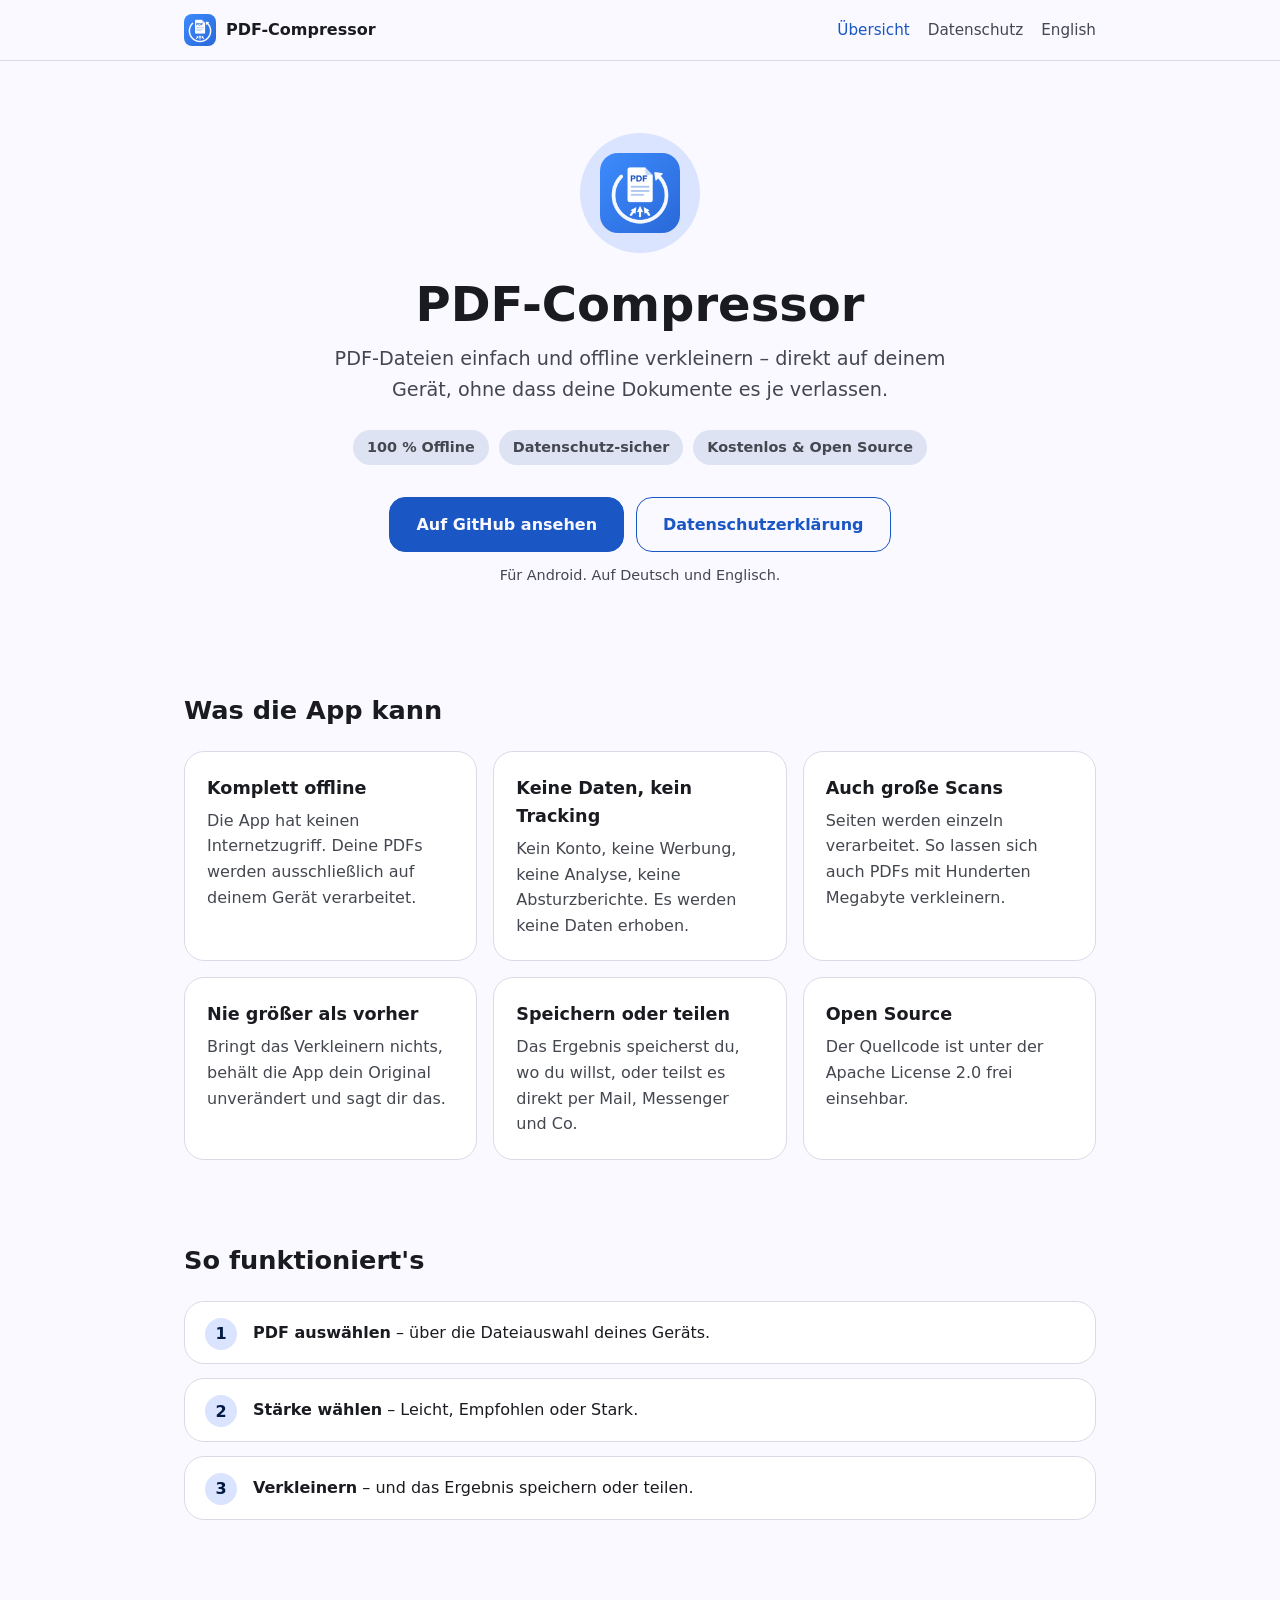
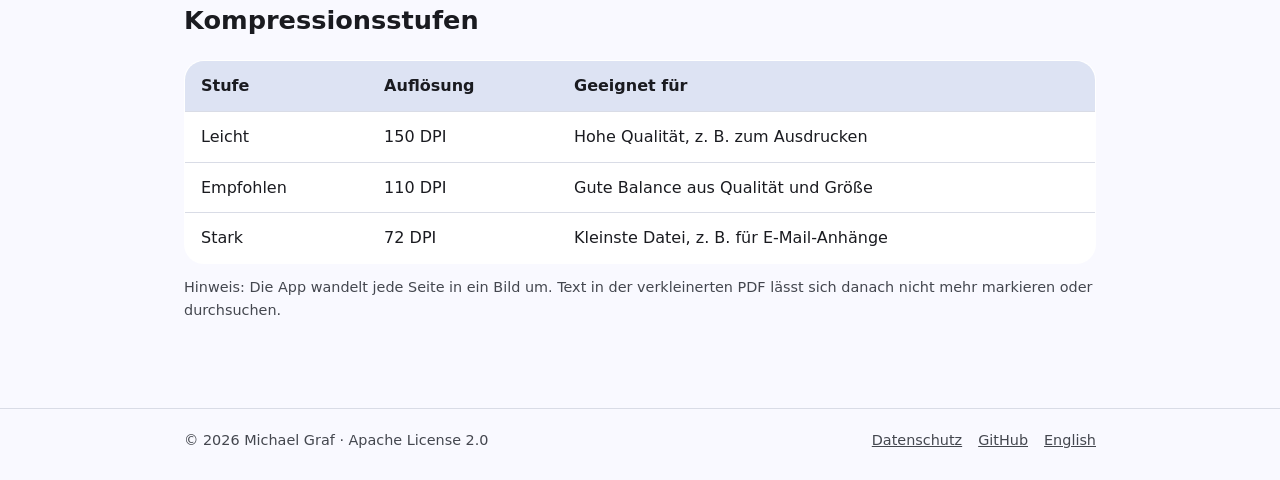
<file: docs/index.html>
<!doctype html>
<html lang="de">
<head>
  <meta charset="utf-8">
  <meta name="viewport" content="width=device-width, initial-scale=1">
  <title>PDF-Compressor – PDF-Dateien einfach und offline verkleinern</title>
  <meta name="description" content="PDF-Compressor verkleinert PDF-Dateien direkt auf deinem Android-Gerät – 100 % offline, ohne Konto, ohne Tracking.">
  <link rel="icon" href="icon.png">
  <link rel="canonical" href="https://grafm.net/pdf/">
  <link rel="alternate" hreflang="de" href="https://grafm.net/pdf/">
  <link rel="alternate" hreflang="en" href="https://grafm.net/pdf/en/">
  <link rel="stylesheet" href="style.css">
</head>
<body>
  <header class="site-header">
    <div class="wrap">
      <a class="brand" href="./"><img src="icon.png" alt="">PDF-Compressor</a>
      <nav class="site-nav" aria-label="Hauptnavigation">
        <a href="./" aria-current="page">Übersicht</a>
        <a href="datenschutz.html">Datenschutz</a>
        <a href="en/" hreflang="en" lang="en">English</a>
      </nav>
    </div>
  </header>

  <main>
    <div class="wrap">
      <section class="hero">
        <div class="hero-icon"><img src="icon.png" alt=""></div>
        <h1>PDF-Compressor</h1>
        <p class="lead">PDF-Dateien einfach und offline verkleinern – direkt auf deinem Gerät, ohne dass deine Dokumente es je verlassen.</p>
        <div class="chips">
          <span class="chip">100 % Offline</span>
          <span class="chip">Datenschutz-sicher</span>
          <span class="chip">Kostenlos &amp; Open Source</span>
        </div>
        <div class="actions">
          <!-- Sobald die App bei Google Play ist: Link hier eintragen -->
          <a class="btn btn-primary" href="https://github.com/wuuf/pdf-compressor">Auf GitHub ansehen</a>
          <a class="btn btn-secondary" href="datenschutz.html">Datenschutzerklärung</a>
        </div>
        <p class="note">Für Android. Auf Deutsch und Englisch.</p>
      </section>

      <section aria-labelledby="features">
        <h2 id="features">Was die App kann</h2>
        <div class="grid">
          <div class="card">
            <h3>Komplett offline</h3>
            <p>Die App hat keinen Internetzugriff. Deine PDFs werden ausschließlich auf deinem Gerät verarbeitet.</p>
          </div>
          <div class="card">
            <h3>Keine Daten, kein Tracking</h3>
            <p>Kein Konto, keine Werbung, keine Analyse, keine Absturzberichte. Es werden keine Daten erhoben.</p>
          </div>
          <div class="card">
            <h3>Auch große Scans</h3>
            <p>Seiten werden einzeln verarbeitet. So lassen sich auch PDFs mit Hunderten Megabyte verkleinern.</p>
          </div>
          <div class="card">
            <h3>Nie größer als vorher</h3>
            <p>Bringt das Verkleinern nichts, behält die App dein Original unverändert und sagt dir das.</p>
          </div>
          <div class="card">
            <h3>Speichern oder teilen</h3>
            <p>Das Ergebnis speicherst du, wo du willst, oder teilst es direkt per Mail, Messenger und Co.</p>
          </div>
          <div class="card">
            <h3>Open Source</h3>
            <p>Der Quellcode ist unter der Apache License 2.0 frei einsehbar.</p>
          </div>
        </div>
      </section>

      <section aria-labelledby="how">
        <h2 id="how">So funktioniert's</h2>
        <ol class="steps">
          <li><strong>PDF auswählen</strong> – über die Dateiauswahl deines Geräts.</li>
          <li><strong>Stärke wählen</strong> – Leicht, Empfohlen oder Stark.</li>
          <li><strong>Verkleinern</strong> – und das Ergebnis speichern oder teilen.</li>
        </ol>
      </section>

      <section aria-labelledby="levels">
        <h2 id="levels">Kompressionsstufen</h2>
        <table class="levels">
          <thead>
            <tr><th>Stufe</th><th>Auflösung</th><th>Geeignet für</th></tr>
          </thead>
          <tbody>
            <tr><td>Leicht</td><td>150 DPI</td><td>Hohe Qualität, z. B. zum Ausdrucken</td></tr>
            <tr><td>Empfohlen</td><td>110 DPI</td><td>Gute Balance aus Qualität und Größe</td></tr>
            <tr><td>Stark</td><td>72 DPI</td><td>Kleinste Datei, z. B. für E-Mail-Anhänge</td></tr>
          </tbody>
        </table>
        <p class="note">Hinweis: Die App wandelt jede Seite in ein Bild um. Text in der verkleinerten PDF lässt sich danach nicht mehr markieren oder durchsuchen.</p>
      </section>
    </div>
  </main>

  <footer class="site-footer">
    <div class="wrap">
      <span>© 2026 Michael Graf · Apache License 2.0</span>
      <nav aria-label="Fußzeile">
        <a href="datenschutz.html">Datenschutz</a>
        <a href="https://github.com/wuuf/pdf-compressor">GitHub</a>
        <a href="en/" hreflang="en" lang="en">English</a>
      </nav>
    </div>
  </footer>
</body>
</html>
</file>
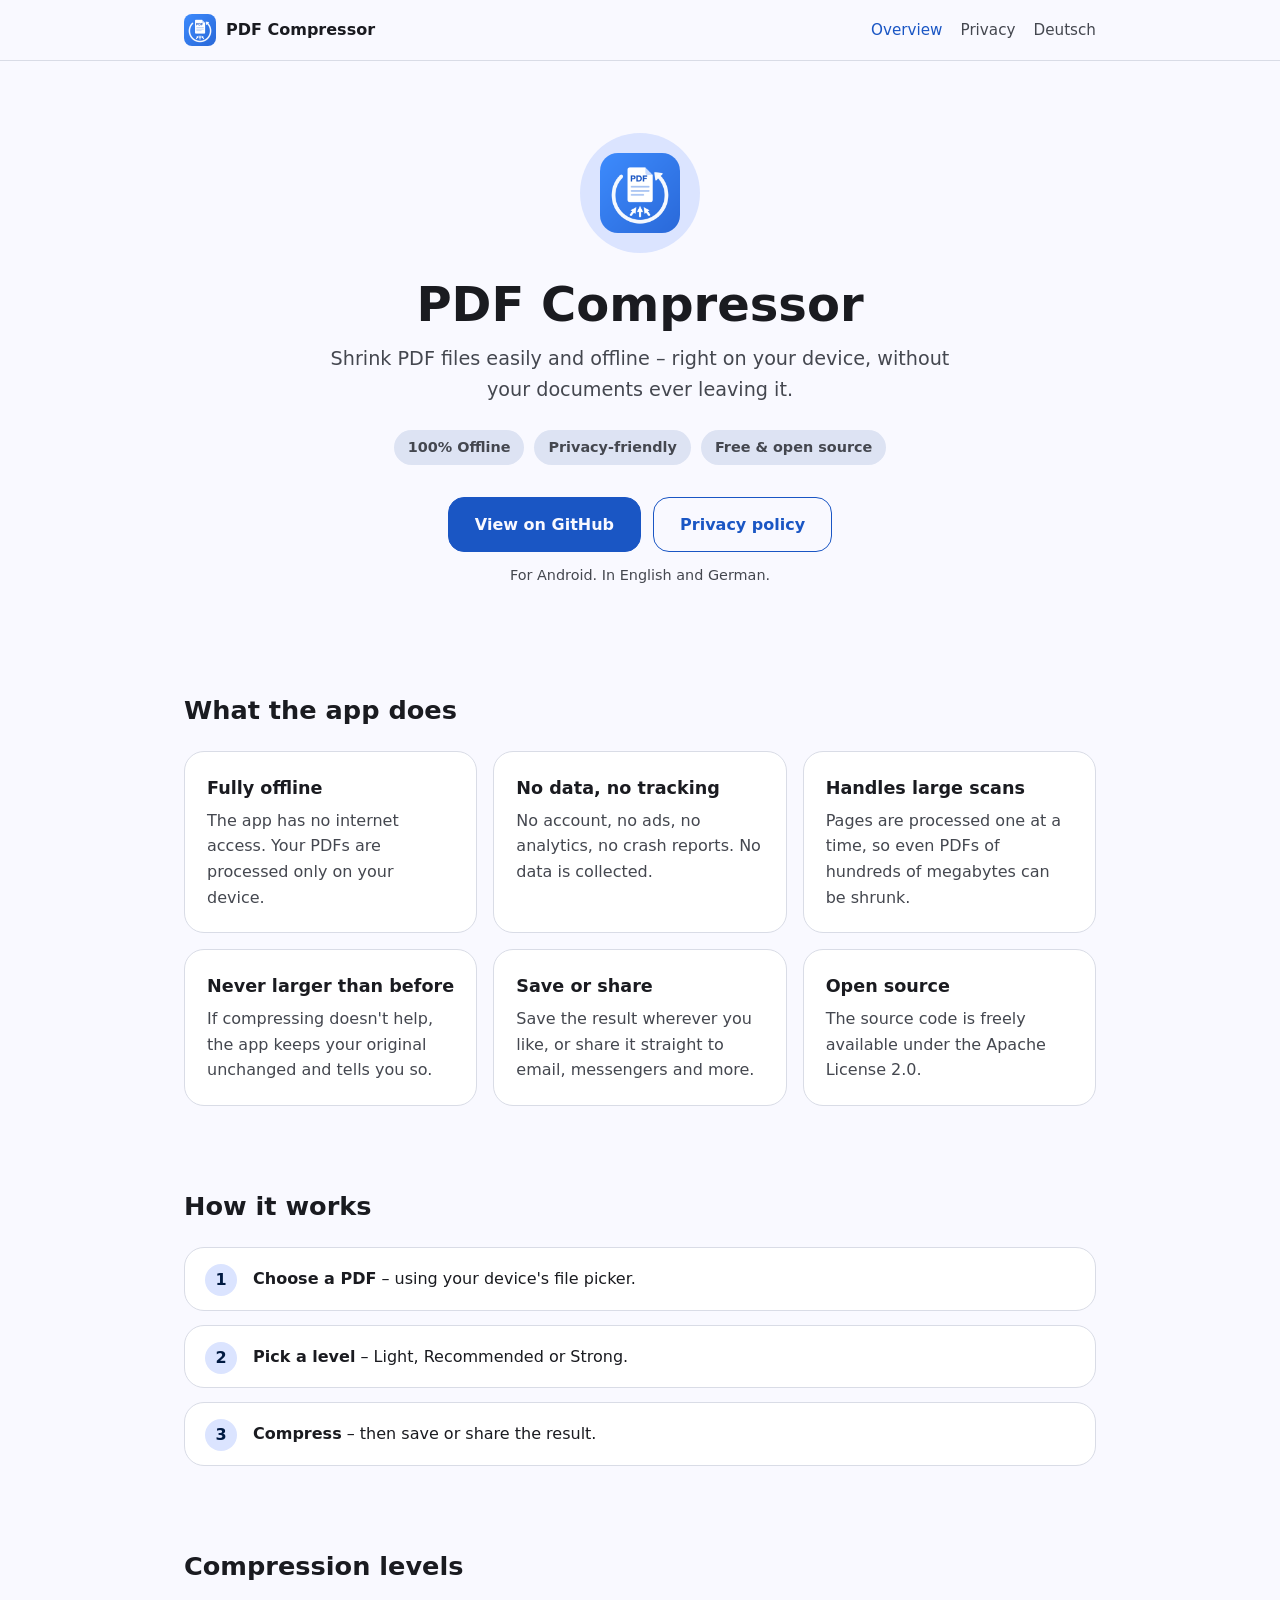
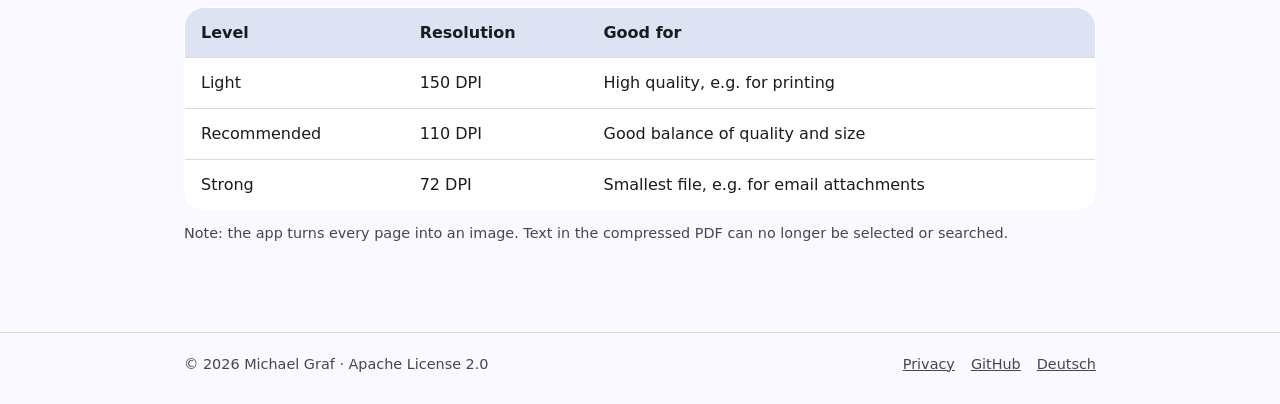
<file: docs/en/index.html>
<!doctype html>
<html lang="en">
<head>
  <meta charset="utf-8">
  <meta name="viewport" content="width=device-width, initial-scale=1">
  <title>PDF Compressor – Shrink PDF files easily and offline</title>
  <meta name="description" content="PDF Compressor shrinks PDF files right on your Android device – 100% offline, no account, no tracking.">
  <link rel="icon" href="../icon.png">
  <link rel="canonical" href="https://grafm.net/pdf/en/">
  <link rel="alternate" hreflang="de" href="https://grafm.net/pdf/">
  <link rel="alternate" hreflang="en" href="https://grafm.net/pdf/en/">
  <link rel="stylesheet" href="../style.css">
</head>
<body>
  <header class="site-header">
    <div class="wrap">
      <a class="brand" href="./"><img src="../icon.png" alt="">PDF Compressor</a>
      <nav class="site-nav" aria-label="Main navigation">
        <a href="./" aria-current="page">Overview</a>
        <a href="privacy.html">Privacy</a>
        <a href="../" hreflang="de" lang="de">Deutsch</a>
      </nav>
    </div>
  </header>

  <main>
    <div class="wrap">
      <section class="hero">
        <div class="hero-icon"><img src="../icon.png" alt=""></div>
        <h1>PDF Compressor</h1>
        <p class="lead">Shrink PDF files easily and offline – right on your device, without your documents ever leaving it.</p>
        <div class="chips">
          <span class="chip">100% Offline</span>
          <span class="chip">Privacy-friendly</span>
          <span class="chip">Free &amp; open source</span>
        </div>
        <div class="actions">
          <!-- Once the app is on Google Play: add the link here -->
          <a class="btn btn-primary" href="https://github.com/wuuf/pdf-compressor">View on GitHub</a>
          <a class="btn btn-secondary" href="privacy.html">Privacy policy</a>
        </div>
        <p class="note">For Android. In English and German.</p>
      </section>

      <section aria-labelledby="features">
        <h2 id="features">What the app does</h2>
        <div class="grid">
          <div class="card">
            <h3>Fully offline</h3>
            <p>The app has no internet access. Your PDFs are processed only on your device.</p>
          </div>
          <div class="card">
            <h3>No data, no tracking</h3>
            <p>No account, no ads, no analytics, no crash reports. No data is collected.</p>
          </div>
          <div class="card">
            <h3>Handles large scans</h3>
            <p>Pages are processed one at a time, so even PDFs of hundreds of megabytes can be shrunk.</p>
          </div>
          <div class="card">
            <h3>Never larger than before</h3>
            <p>If compressing doesn't help, the app keeps your original unchanged and tells you so.</p>
          </div>
          <div class="card">
            <h3>Save or share</h3>
            <p>Save the result wherever you like, or share it straight to email, messengers and more.</p>
          </div>
          <div class="card">
            <h3>Open source</h3>
            <p>The source code is freely available under the Apache License 2.0.</p>
          </div>
        </div>
      </section>

      <section aria-labelledby="how">
        <h2 id="how">How it works</h2>
        <ol class="steps">
          <li><strong>Choose a PDF</strong> – using your device's file picker.</li>
          <li><strong>Pick a level</strong> – Light, Recommended or Strong.</li>
          <li><strong>Compress</strong> – then save or share the result.</li>
        </ol>
      </section>

      <section aria-labelledby="levels">
        <h2 id="levels">Compression levels</h2>
        <table class="levels">
          <thead>
            <tr><th>Level</th><th>Resolution</th><th>Good for</th></tr>
          </thead>
          <tbody>
            <tr><td>Light</td><td>150 DPI</td><td>High quality, e.g. for printing</td></tr>
            <tr><td>Recommended</td><td>110 DPI</td><td>Good balance of quality and size</td></tr>
            <tr><td>Strong</td><td>72 DPI</td><td>Smallest file, e.g. for email attachments</td></tr>
          </tbody>
        </table>
        <p class="note">Note: the app turns every page into an image. Text in the compressed PDF can no longer be selected or searched.</p>
      </section>
    </div>
  </main>

  <footer class="site-footer">
    <div class="wrap">
      <span>© 2026 Michael Graf · Apache License 2.0</span>
      <nav aria-label="Footer">
        <a href="privacy.html">Privacy</a>
        <a href="https://github.com/wuuf/pdf-compressor">GitHub</a>
        <a href="../" hreflang="de" lang="de">Deutsch</a>
      </nav>
    </div>
  </footer>
</body>
</html>
</file>
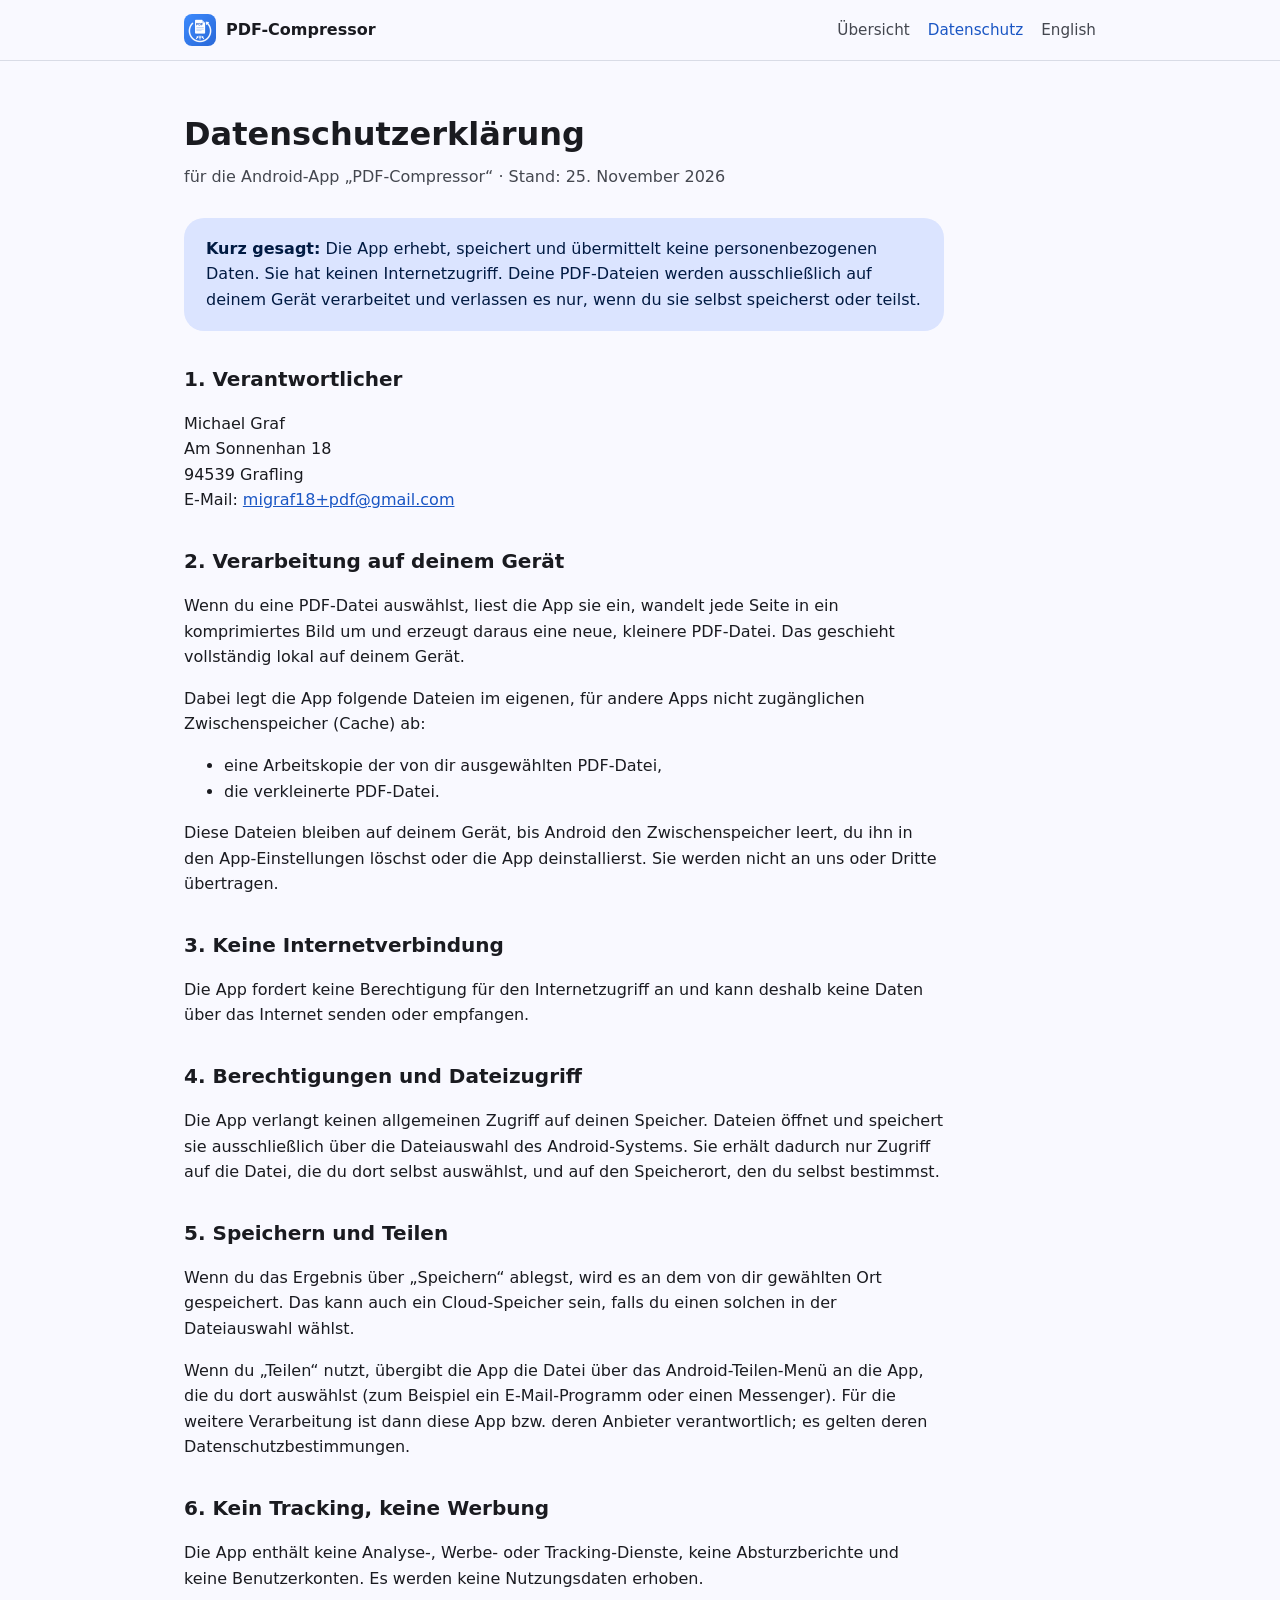
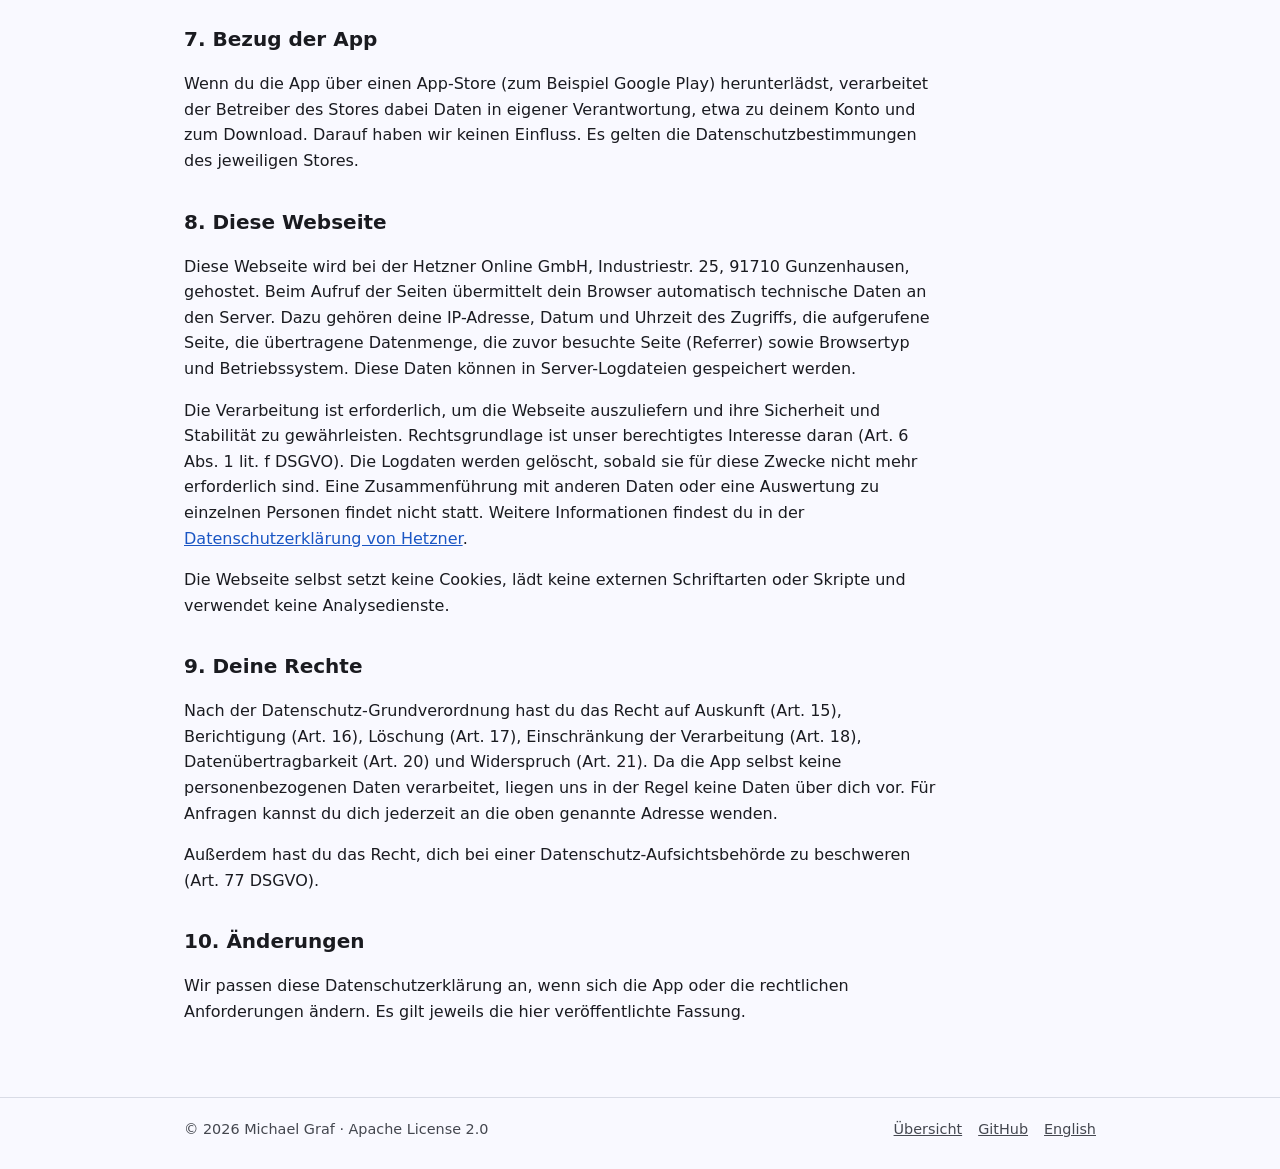
<file: docs/datenschutz.html>
<!doctype html>
<html lang="de">
<head>
  <meta charset="utf-8">
  <meta name="viewport" content="width=device-width, initial-scale=1">
  <title>Datenschutzerklärung – PDF-Compressor</title>
  <meta name="description" content="Datenschutzerklärung der App PDF-Compressor: Die App erhebt keine Daten und hat keinen Internetzugriff.">
  <link rel="icon" href="icon.png">
  <link rel="canonical" href="https://grafm.net/pdf/datenschutz.html">
  <link rel="alternate" hreflang="de" href="https://grafm.net/pdf/datenschutz.html">
  <link rel="alternate" hreflang="en" href="https://grafm.net/pdf/en/privacy.html">
  <link rel="stylesheet" href="style.css">
</head>
<body>
  <header class="site-header">
    <div class="wrap">
      <a class="brand" href="./"><img src="icon.png" alt="">PDF-Compressor</a>
      <nav class="site-nav" aria-label="Hauptnavigation">
        <a href="./">Übersicht</a>
        <a href="datenschutz.html" aria-current="page">Datenschutz</a>
        <a href="en/privacy.html" hreflang="en" lang="en">English</a>
      </nav>
    </div>
  </header>

  <main class="wrap">
    <article class="legal">
      <h1>Datenschutzerklärung</h1>
      <p class="stand">für die Android-App „PDF-Compressor“ · Stand: 25. November 2026</p>

      <div class="summary">
        <p><strong>Kurz gesagt:</strong> Die App erhebt, speichert und übermittelt keine personenbezogenen Daten. Sie hat keinen Internetzugriff. Deine PDF-Dateien werden ausschließlich auf deinem Gerät verarbeitet und verlassen es nur, wenn du sie selbst speicherst oder teilst.</p>
      </div>

      <h2>1. Verantwortlicher</h2>
      <p>
        Michael Graf<br>
        Am Sonnenhan 18<br>
        94539 Grafling<br>
        E-Mail: <a href="mailto:migraf18+pdf@gmail.com">migraf18+pdf@gmail.com</a>
      </p>

      <h2>2. Verarbeitung auf deinem Gerät</h2>
      <p>Wenn du eine PDF-Datei auswählst, liest die App sie ein, wandelt jede Seite in ein komprimiertes Bild um und erzeugt daraus eine neue, kleinere PDF-Datei. Das geschieht vollständig lokal auf deinem Gerät.</p>
      <p>Dabei legt die App folgende Dateien im eigenen, für andere Apps nicht zugänglichen Zwischenspeicher (Cache) ab:</p>
      <ul>
        <li>eine Arbeitskopie der von dir ausgewählten PDF-Datei,</li>
        <li>die verkleinerte PDF-Datei.</li>
      </ul>
      <p>Diese Dateien bleiben auf deinem Gerät, bis Android den Zwischenspeicher leert, du ihn in den App-Einstellungen löschst oder die App deinstallierst. Sie werden nicht an uns oder Dritte übertragen.</p>

      <h2>3. Keine Internetverbindung</h2>
      <p>Die App fordert keine Berechtigung für den Internetzugriff an und kann deshalb keine Daten über das Internet senden oder empfangen.</p>

      <h2>4. Berechtigungen und Dateizugriff</h2>
      <p>Die App verlangt keinen allgemeinen Zugriff auf deinen Speicher. Dateien öffnet und speichert sie ausschließlich über die Dateiauswahl des Android-Systems. Sie erhält dadurch nur Zugriff auf die Datei, die du dort selbst auswählst, und auf den Speicherort, den du selbst bestimmst.</p>

      <h2>5. Speichern und Teilen</h2>
      <p>Wenn du das Ergebnis über „Speichern“ ablegst, wird es an dem von dir gewählten Ort gespeichert. Das kann auch ein Cloud-Speicher sein, falls du einen solchen in der Dateiauswahl wählst.</p>
      <p>Wenn du „Teilen“ nutzt, übergibt die App die Datei über das Android-Teilen-Menü an die App, die du dort auswählst (zum Beispiel ein E-Mail-Programm oder einen Messenger). Für die weitere Verarbeitung ist dann diese App bzw. deren Anbieter verantwortlich; es gelten deren Datenschutzbestimmungen.</p>

      <h2>6. Kein Tracking, keine Werbung</h2>
      <p>Die App enthält keine Analyse-, Werbe- oder Tracking-Dienste, keine Absturzberichte und keine Benutzerkonten. Es werden keine Nutzungsdaten erhoben.</p>

      <h2>7. Bezug der App</h2>
      <p>Wenn du die App über einen App-Store (zum Beispiel Google Play) herunterlädst, verarbeitet der Betreiber des Stores dabei Daten in eigener Verantwortung, etwa zu deinem Konto und zum Download. Darauf haben wir keinen Einfluss. Es gelten die Datenschutzbestimmungen des jeweiligen Stores.</p>

      <h2>8. Diese Webseite</h2>
      <p>Diese Webseite wird bei der Hetzner Online GmbH, Industriestr. 25, 91710 Gunzenhausen, gehostet. Beim Aufruf der Seiten übermittelt dein Browser automatisch technische Daten an den Server. Dazu gehören deine IP-Adresse, Datum und Uhrzeit des Zugriffs, die aufgerufene Seite, die übertragene Datenmenge, die zuvor besuchte Seite (Referrer) sowie Browsertyp und Betriebssystem. Diese Daten können in Server-Logdateien gespeichert werden.</p>
      <p>Die Verarbeitung ist erforderlich, um die Webseite auszuliefern und ihre Sicherheit und Stabilität zu gewährleisten. Rechtsgrundlage ist unser berechtigtes Interesse daran (Art. 6 Abs. 1 lit. f DSGVO). Die Logdaten werden gelöscht, sobald sie für diese Zwecke nicht mehr erforderlich sind. Eine Zusammenführung mit anderen Daten oder eine Auswertung zu einzelnen Personen findet nicht statt. Weitere Informationen findest du in der <a href="https://www.hetzner.com/de/legal/privacy-policy">Datenschutzerklärung von Hetzner</a>.</p>
      <p>Die Webseite selbst setzt keine Cookies, lädt keine externen Schriftarten oder Skripte und verwendet keine Analysedienste.</p>

      <h2>9. Deine Rechte</h2>
      <p>Nach der Datenschutz-Grundverordnung hast du das Recht auf Auskunft (Art. 15), Berichtigung (Art. 16), Löschung (Art. 17), Einschränkung der Verarbeitung (Art. 18), Datenübertragbarkeit (Art. 20) und Widerspruch (Art. 21). Da die App selbst keine personenbezogenen Daten verarbeitet, liegen uns in der Regel keine Daten über dich vor. Für Anfragen kannst du dich jederzeit an die oben genannte Adresse wenden.</p>
      <p>Außerdem hast du das Recht, dich bei einer Datenschutz-Aufsichtsbehörde zu beschweren (Art. 77 DSGVO).</p>

      <h2>10. Änderungen</h2>
      <p>Wir passen diese Datenschutzerklärung an, wenn sich die App oder die rechtlichen Anforderungen ändern. Es gilt jeweils die hier veröffentlichte Fassung.</p>
    </article>
  </main>

  <footer class="site-footer">
    <div class="wrap">
      <span>© 2026 Michael Graf · Apache License 2.0</span>
      <nav aria-label="Fußzeile">
        <a href="./">Übersicht</a>
        <a href="https://github.com/wuuf/pdf-compressor">GitHub</a>
        <a href="en/privacy.html" hreflang="en" lang="en">English</a>
      </nav>
    </div>
  </footer>
</body>
</html>
</file>
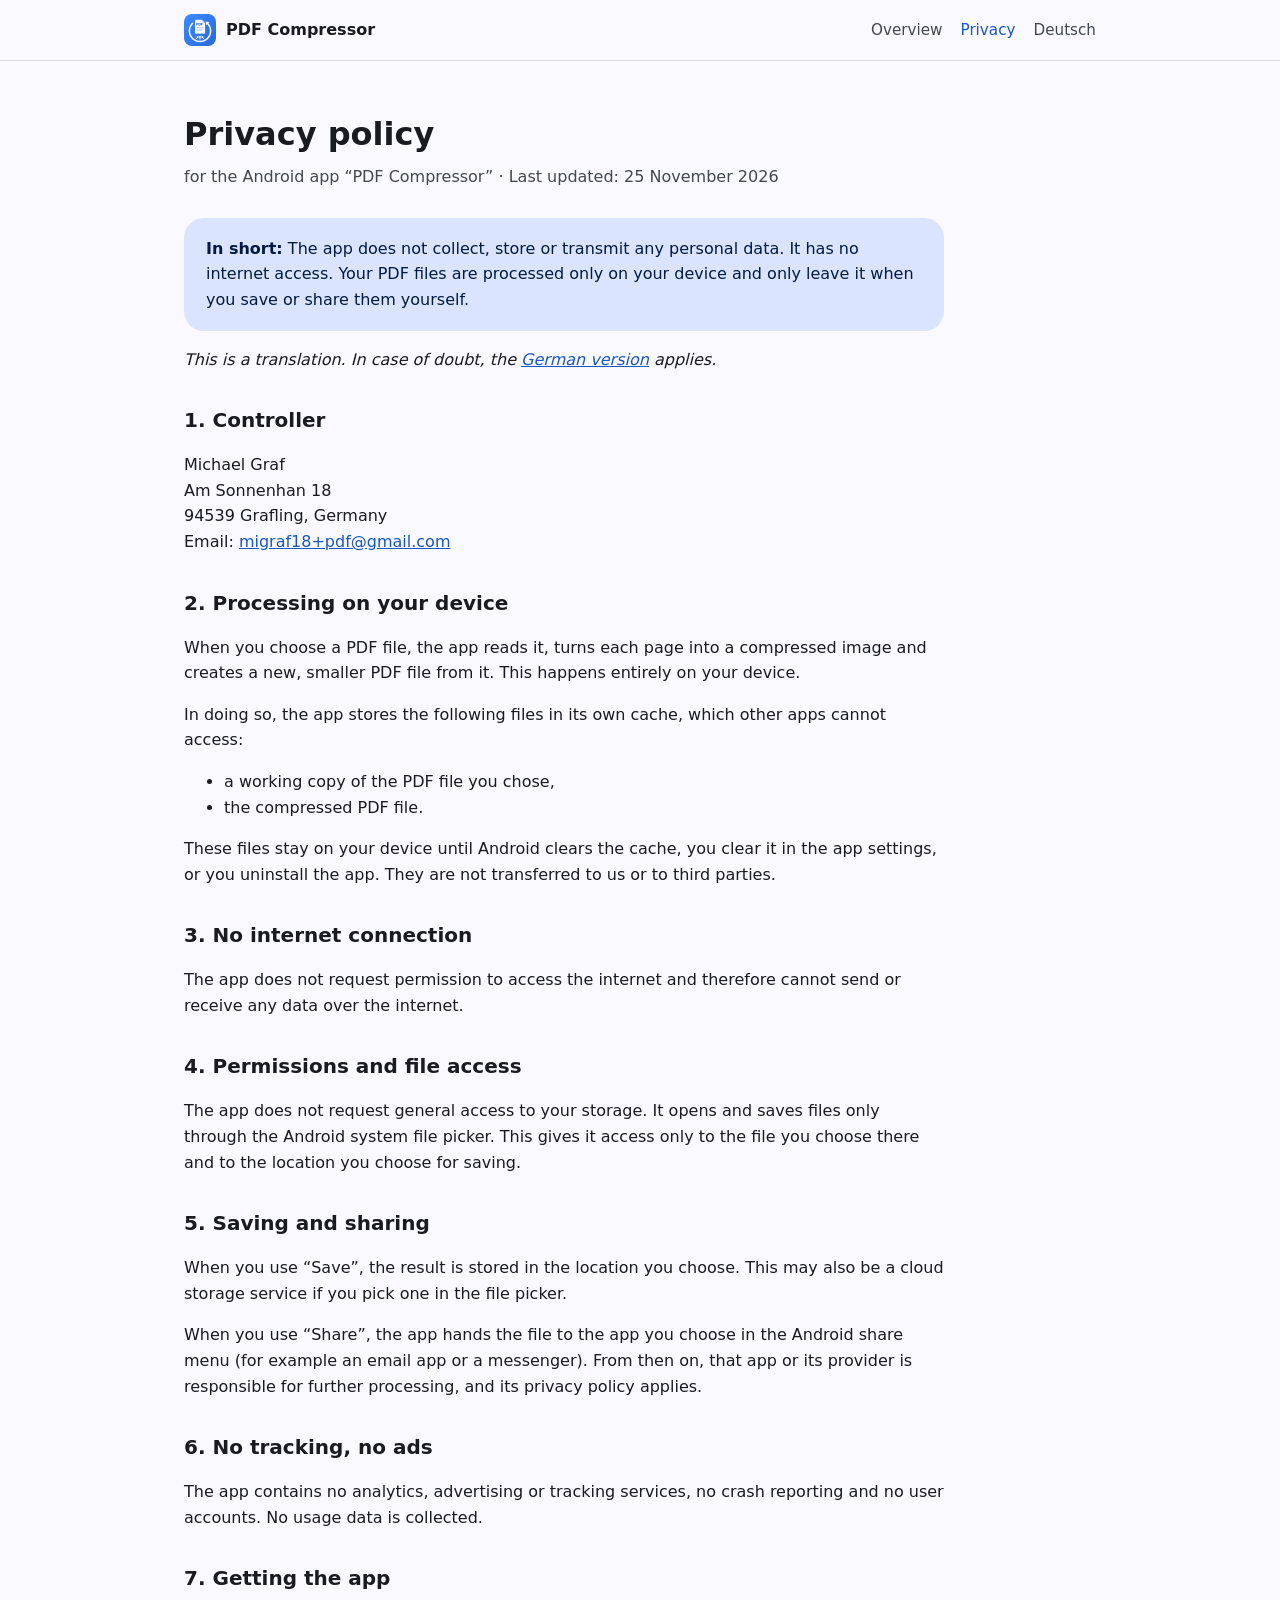
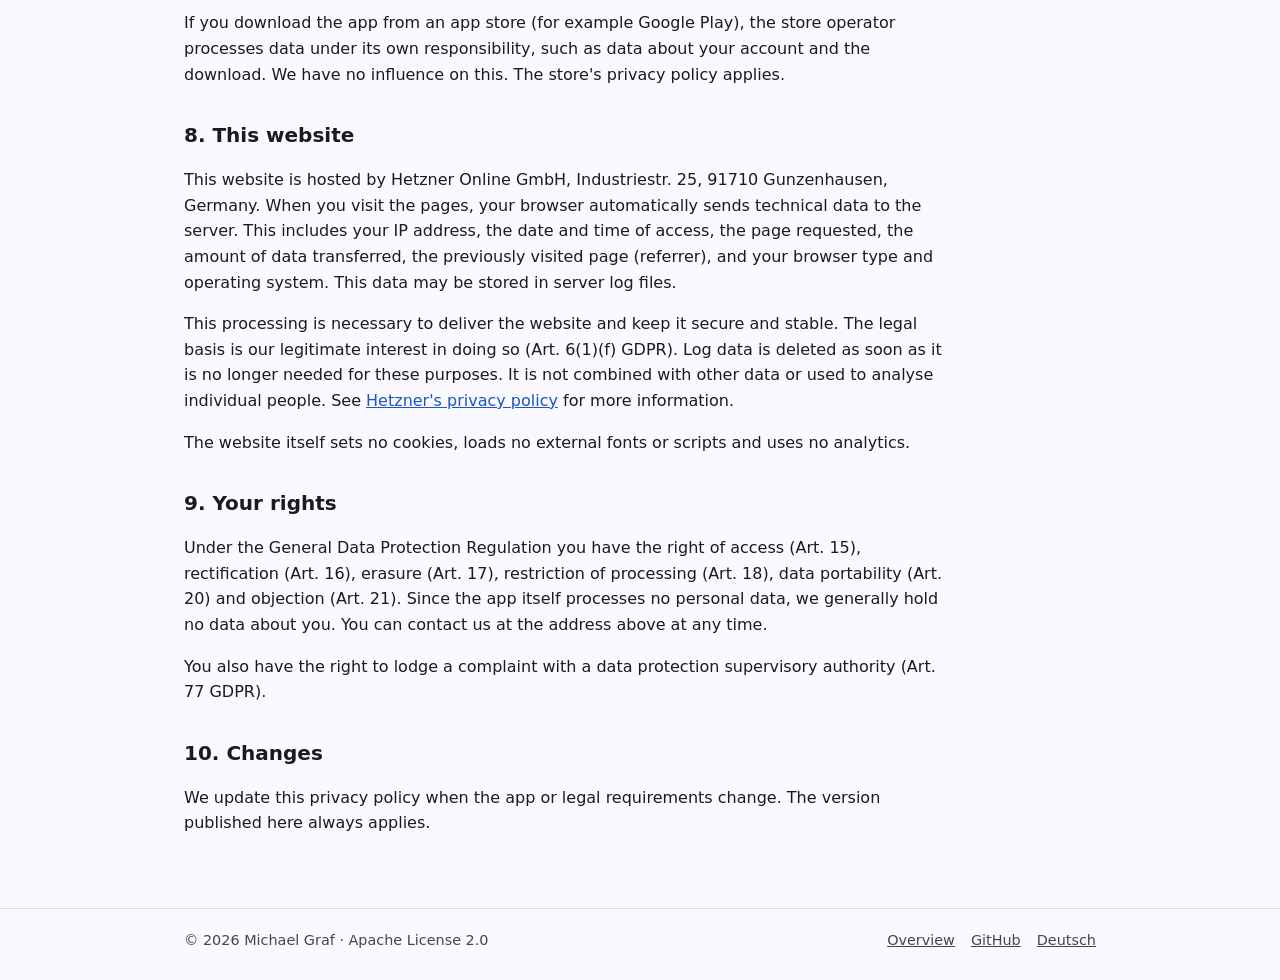
<file: docs/en/privacy.html>
<!doctype html>
<html lang="en">
<head>
  <meta charset="utf-8">
  <meta name="viewport" content="width=device-width, initial-scale=1">
  <title>Privacy policy – PDF Compressor</title>
  <meta name="description" content="Privacy policy for the PDF Compressor app: the app collects no data and has no internet access.">
  <link rel="icon" href="../icon.png">
  <link rel="canonical" href="https://grafm.net/pdf/en/privacy.html">
  <link rel="alternate" hreflang="de" href="https://grafm.net/pdf/datenschutz.html">
  <link rel="alternate" hreflang="en" href="https://grafm.net/pdf/en/privacy.html">
  <link rel="stylesheet" href="../style.css">
</head>
<body>
  <header class="site-header">
    <div class="wrap">
      <a class="brand" href="./"><img src="../icon.png" alt="">PDF Compressor</a>
      <nav class="site-nav" aria-label="Main navigation">
        <a href="./">Overview</a>
        <a href="privacy.html" aria-current="page">Privacy</a>
        <a href="../datenschutz.html" hreflang="de" lang="de">Deutsch</a>
      </nav>
    </div>
  </header>

  <main class="wrap">
    <article class="legal">
      <h1>Privacy policy</h1>
      <p class="stand">for the Android app “PDF Compressor” · Last updated: 25 November 2026</p>

      <div class="summary">
        <p><strong>In short:</strong> The app does not collect, store or transmit any personal data. It has no internet access. Your PDF files are processed only on your device and only leave it when you save or share them yourself.</p>
      </div>

      <p><em>This is a translation. In case of doubt, the <a href="../datenschutz.html" hreflang="de">German version</a> applies.</em></p>

      <h2>1. Controller</h2>
      <p>
        Michael Graf<br>
        Am Sonnenhan 18<br>
        94539 Grafling, Germany<br>
        Email: <a href="mailto:migraf18+pdf@gmail.com">migraf18+pdf@gmail.com</a>
      </p>

      <h2>2. Processing on your device</h2>
      <p>When you choose a PDF file, the app reads it, turns each page into a compressed image and creates a new, smaller PDF file from it. This happens entirely on your device.</p>
      <p>In doing so, the app stores the following files in its own cache, which other apps cannot access:</p>
      <ul>
        <li>a working copy of the PDF file you chose,</li>
        <li>the compressed PDF file.</li>
      </ul>
      <p>These files stay on your device until Android clears the cache, you clear it in the app settings, or you uninstall the app. They are not transferred to us or to third parties.</p>

      <h2>3. No internet connection</h2>
      <p>The app does not request permission to access the internet and therefore cannot send or receive any data over the internet.</p>

      <h2>4. Permissions and file access</h2>
      <p>The app does not request general access to your storage. It opens and saves files only through the Android system file picker. This gives it access only to the file you choose there and to the location you choose for saving.</p>

      <h2>5. Saving and sharing</h2>
      <p>When you use “Save”, the result is stored in the location you choose. This may also be a cloud storage service if you pick one in the file picker.</p>
      <p>When you use “Share”, the app hands the file to the app you choose in the Android share menu (for example an email app or a messenger). From then on, that app or its provider is responsible for further processing, and its privacy policy applies.</p>

      <h2>6. No tracking, no ads</h2>
      <p>The app contains no analytics, advertising or tracking services, no crash reporting and no user accounts. No usage data is collected.</p>

      <h2>7. Getting the app</h2>
      <p>If you download the app from an app store (for example Google Play), the store operator processes data under its own responsibility, such as data about your account and the download. We have no influence on this. The store's privacy policy applies.</p>

      <h2>8. This website</h2>
      <p>This website is hosted by Hetzner Online GmbH, Industriestr. 25, 91710 Gunzenhausen, Germany. When you visit the pages, your browser automatically sends technical data to the server. This includes your IP address, the date and time of access, the page requested, the amount of data transferred, the previously visited page (referrer), and your browser type and operating system. This data may be stored in server log files.</p>
      <p>This processing is necessary to deliver the website and keep it secure and stable. The legal basis is our legitimate interest in doing so (Art. 6(1)(f) GDPR). Log data is deleted as soon as it is no longer needed for these purposes. It is not combined with other data or used to analyse individual people. See <a href="https://www.hetzner.com/legal/privacy-policy">Hetzner's privacy policy</a> for more information.</p>
      <p>The website itself sets no cookies, loads no external fonts or scripts and uses no analytics.</p>

      <h2>9. Your rights</h2>
      <p>Under the General Data Protection Regulation you have the right of access (Art. 15), rectification (Art. 16), erasure (Art. 17), restriction of processing (Art. 18), data portability (Art. 20) and objection (Art. 21). Since the app itself processes no personal data, we generally hold no data about you. You can contact us at the address above at any time.</p>
      <p>You also have the right to lodge a complaint with a data protection supervisory authority (Art. 77 GDPR).</p>

      <h2>10. Changes</h2>
      <p>We update this privacy policy when the app or legal requirements change. The version published here always applies.</p>
    </article>
  </main>

  <footer class="site-footer">
    <div class="wrap">
      <span>© 2026 Michael Graf · Apache License 2.0</span>
      <nav aria-label="Footer">
        <a href="./">Overview</a>
        <a href="https://github.com/wuuf/pdf-compressor">GitHub</a>
        <a href="../datenschutz.html" hreflang="de" lang="de">Deutsch</a>
      </nav>
    </div>
  </footer>
</body>
</html>
</file>
<file: docs/style.css>
/* PDF-Compressor – Webseite. Farben passend zur App (Material 3, Seed: redAccent). */
:root {
  --bg: #f9f9ff;
  --surface: #ffffff;
  --primary: #1a56c4;
  --primary-container: #dbe4ff;
  --on-primary-container: #001a42;
  --secondary-container: #dde3f3;
  --text: #1a1b20;
  --muted: #44474f;
  --border: #d9dce6;
  --radius: 20px;
  --max: 960px;
}

@media (prefers-color-scheme: dark) {
  :root {
    --bg: #111318;
    --surface: #1a1c21;
    --primary: #b0c6ff;
    --primary-container: #00419a;
    --on-primary-container: #dbe4ff;
    --secondary-container: #2a2f3c;
    --text: #e2e2e9;
    --muted: #c4c6d0;
    --border: #44474f;
  }
}

* { box-sizing: border-box; }

html { -webkit-text-size-adjust: 100%; }

body {
  margin: 0;
  font-family: system-ui, -apple-system, "Segoe UI", Roboto, "Helvetica Neue", Arial, sans-serif;
  line-height: 1.6;
  color: var(--text);
  background: var(--bg);
}

a { color: var(--primary); }
a:hover { text-decoration-thickness: 2px; }

.wrap { max-width: var(--max); margin: 0 auto; padding: 0 24px; }

/* Kopfzeile */
.site-header { border-bottom: 1px solid var(--border); }
.site-header .wrap {
  display: flex; align-items: center; justify-content: space-between;
  gap: 16px; padding-top: 14px; padding-bottom: 14px;
}
.brand {
  display: flex; align-items: center; gap: 10px;
  font-weight: 700; color: var(--text); text-decoration: none;
}
.brand img { width: 32px; height: 32px; border-radius: 8px; }
.site-nav { display: flex; gap: 18px; font-size: 0.95rem; }
.site-nav a { color: var(--muted); text-decoration: none; }
.brand { white-space: nowrap; }

@media (max-width: 520px) {
  .site-header .wrap { flex-wrap: wrap; row-gap: 8px; }
  .site-nav { gap: 14px; font-size: 0.9rem; flex-wrap: wrap; }
}
.site-nav a:hover, .site-nav a[aria-current="page"] { color: var(--primary); }

/* Hero */
.hero { text-align: center; padding: 72px 0 48px; }
.hero-icon {
  width: 120px; height: 120px; margin: 0 auto 24px;
  border-radius: 50%; background: var(--primary-container);
  display: grid; place-items: center;
}
.hero-icon img { width: 80px; height: 80px; border-radius: 18px; }
.hero h1 { font-size: clamp(2rem, 5vw, 3rem); line-height: 1.15; margin: 0 0 12px; }
.hero p.lead { font-size: 1.2rem; color: var(--muted); margin: 0 auto 24px; max-width: 34em; }
.chips { display: flex; flex-wrap: wrap; justify-content: center; gap: 10px; margin-bottom: 32px; }
.chip {
  background: var(--secondary-container); color: var(--muted);
  border-radius: 999px; padding: 6px 14px; font-size: 0.9rem; font-weight: 600;
}
.actions { display: flex; flex-wrap: wrap; justify-content: center; gap: 12px; }
.btn {
  display: inline-block; padding: 14px 26px; border-radius: 16px;
  font-weight: 600; text-decoration: none; border: 1px solid var(--primary);
}
.btn-primary { background: var(--primary); color: var(--bg); }
.btn-secondary { color: var(--primary); }
.note { font-size: 0.9rem; color: var(--muted); margin-top: 12px; }

/* Abschnitte */
section { padding: 40px 0; }
section h2 { font-size: 1.6rem; margin: 0 0 20px; }

.grid { display: grid; gap: 16px; grid-template-columns: repeat(auto-fit, minmax(260px, 1fr)); }
.card {
  background: var(--surface); border: 1px solid var(--border);
  border-radius: var(--radius); padding: 22px;
}
.card h3 { margin: 0 0 6px; font-size: 1.1rem; }
.card p { margin: 0; color: var(--muted); }

.steps { counter-reset: step; list-style: none; padding: 0; margin: 0; display: grid; gap: 14px; }
.steps li {
  counter-increment: step; position: relative;
  background: var(--surface); border: 1px solid var(--border);
  border-radius: var(--radius); padding: 18px 20px 18px 68px;
}
.steps li::before {
  content: counter(step); position: absolute; left: 20px; top: 16px;
  width: 32px; height: 32px; border-radius: 50%;
  background: var(--primary-container); color: var(--on-primary-container);
  display: grid; place-items: center; font-weight: 700;
}

table.levels { width: 100%; border-collapse: collapse; background: var(--surface); border-radius: var(--radius); overflow: hidden; border: 1px solid var(--border); }
table.levels th, table.levels td { text-align: left; padding: 12px 16px; border-bottom: 1px solid var(--border); }
table.levels tr:last-child td { border-bottom: 0; }
table.levels th { background: var(--secondary-container); }

/* Rechtstexte */
.legal { padding: 48px 0 24px; max-width: 760px; }
.legal h1 { font-size: 2rem; margin: 0 0 4px; }
.legal .stand { color: var(--muted); margin: 0 0 28px; }
.legal h2 { font-size: 1.25rem; margin: 32px 0 8px; }
.legal .summary {
  background: var(--primary-container); color: var(--on-primary-container);
  border-radius: var(--radius); padding: 18px 22px; margin-bottom: 8px;
}
.legal .summary p { margin: 0; }
.placeholder { background: #fff3b0; color: #3a3000; padding: 0 4px; border-radius: 4px; }

/* Fußzeile */
.site-footer { border-top: 1px solid var(--border); margin-top: 32px; }
.site-footer .wrap {
  display: flex; flex-wrap: wrap; justify-content: space-between; gap: 12px;
  padding-top: 20px; padding-bottom: 28px; font-size: 0.9rem; color: var(--muted);
}
.site-footer nav { display: flex; gap: 16px; }
.site-footer a { color: var(--muted); }
</file>
